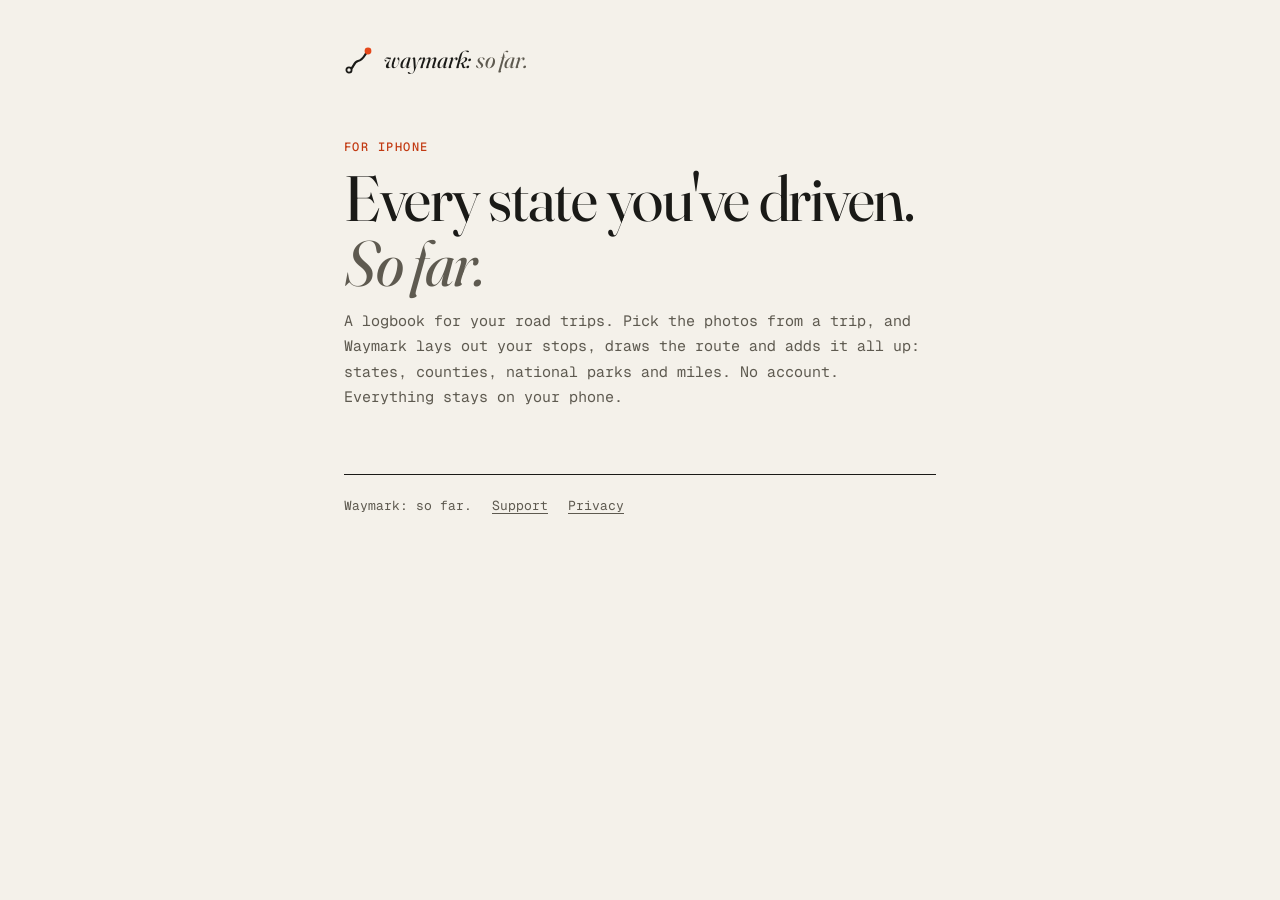
<file: index.html>
<!DOCTYPE html>
<html lang="en">
<head>
  <meta charset="utf-8">
  <meta name="viewport" content="width=device-width, initial-scale=1">
  <title>Waymark: so far.</title>
  <meta name="description" content="A logbook for your road trips. Every state, county, national park and mile you've driven, mapped from your photos.">
  <link rel="preconnect" href="https://fonts.googleapis.com">
  <link rel="preconnect" href="https://fonts.gstatic.com" crossorigin>
  <link rel="stylesheet" href="https://fonts.googleapis.com/css2?family=Fraunces:ital,opsz,wght@0,9..144,400;1,9..144,400&family=Geist+Mono:wght@400;500&display=swap">
  <link rel="stylesheet" href="style.css">
</head>
<body>
<main>
  <a class="mark" href="./">
    <svg viewBox="0 0 30 30" aria-hidden="true"><path d="M5 25 C 10 24, 9 17, 14 16 S 20 11, 23 7" fill="none" stroke="#1A1A17" stroke-width="2.2" stroke-linecap="round"/><circle cx="5" cy="25" r="2.6" fill="#F4F1EA" stroke="#1A1A17" stroke-width="1.8"/><circle cx="24" cy="6" r="3.4" fill="#E5481B"/></svg>
    <span>waymark: <em>so far.</em></span>
  </a>

  <p class="kicker">For iPhone</p>
  <h1>Every state you've driven. <em style="color: var(--muted)">So far.</em></h1>
  <p class="lede">A logbook for your road trips. Pick the photos from a trip, and Waymark lays out your stops, draws the route and adds it all up: states, counties, national parks and miles. No account. Everything stays on your phone.</p>

  <footer>
    <span>Waymark: so far.</span>
    <a href="support/">Support</a>
    <a href="privacy/">Privacy</a>
  </footer>
</main>
</body>
</html>
</file>
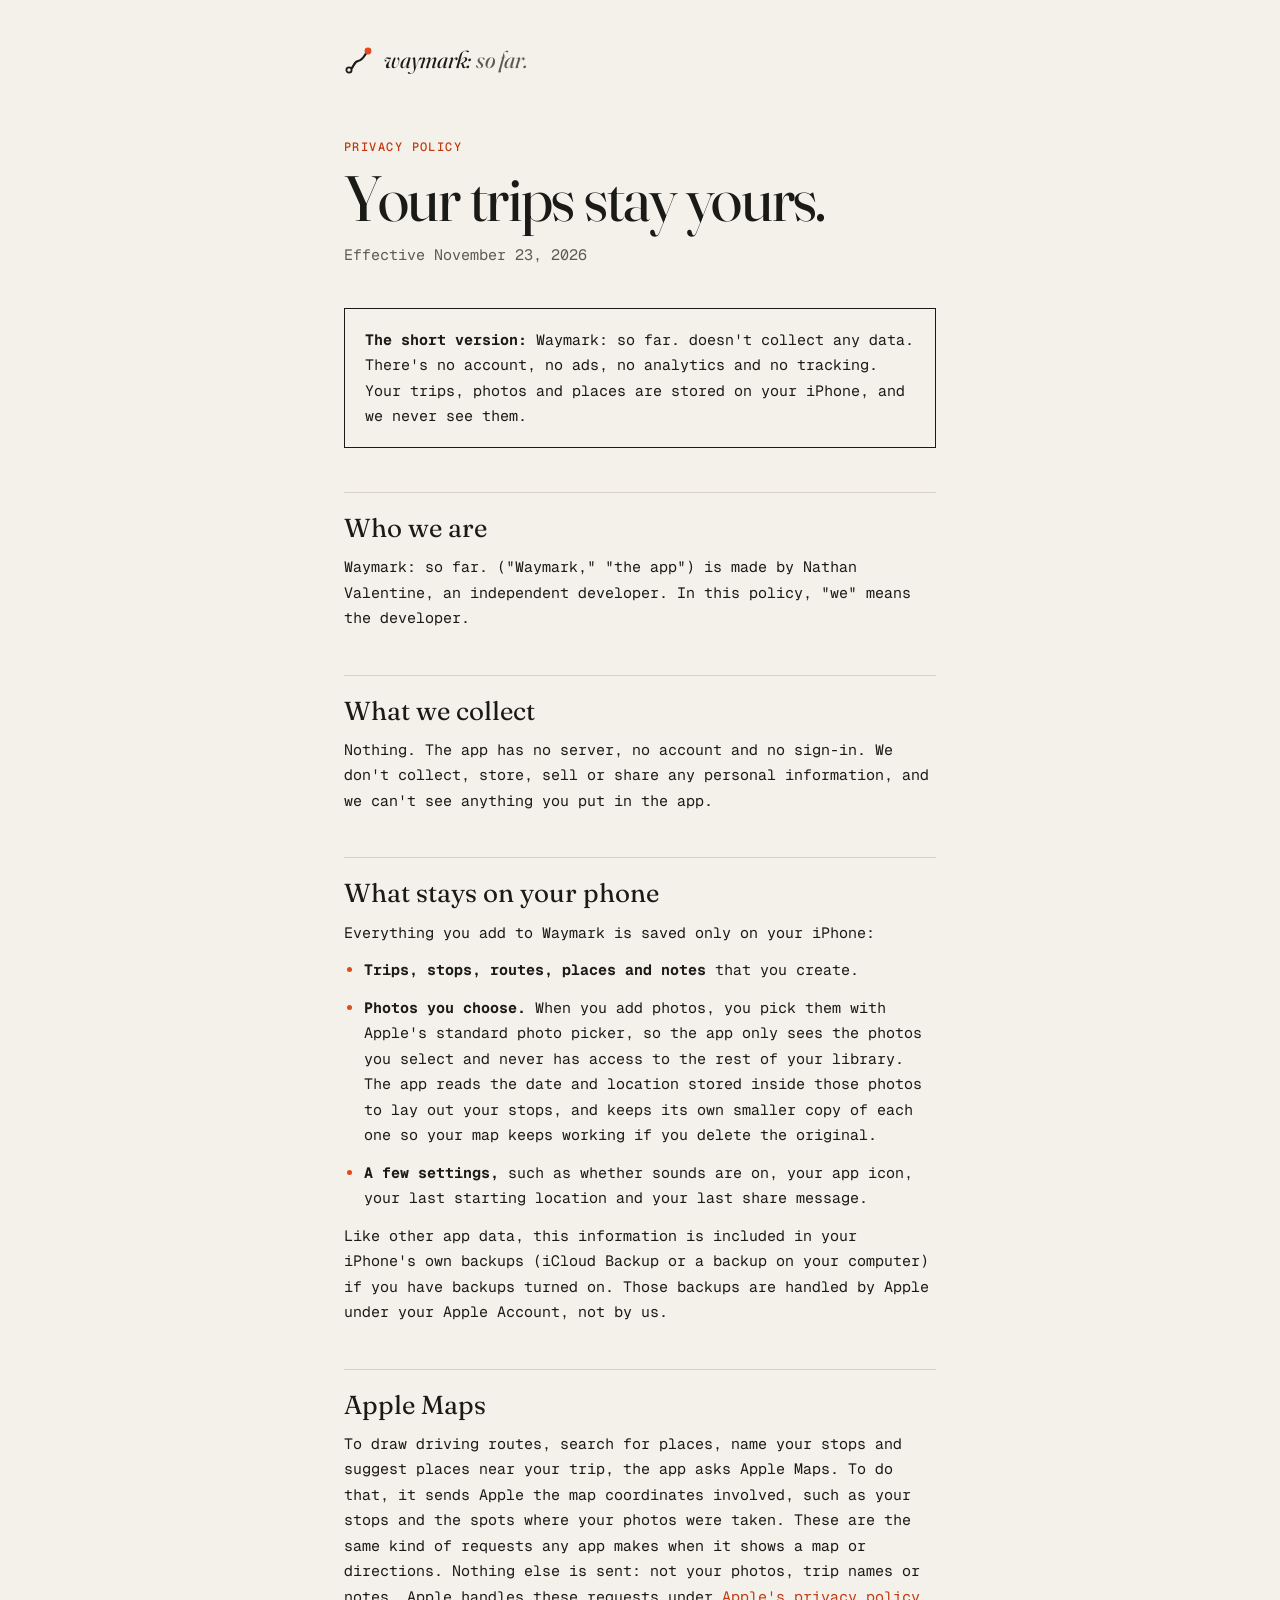
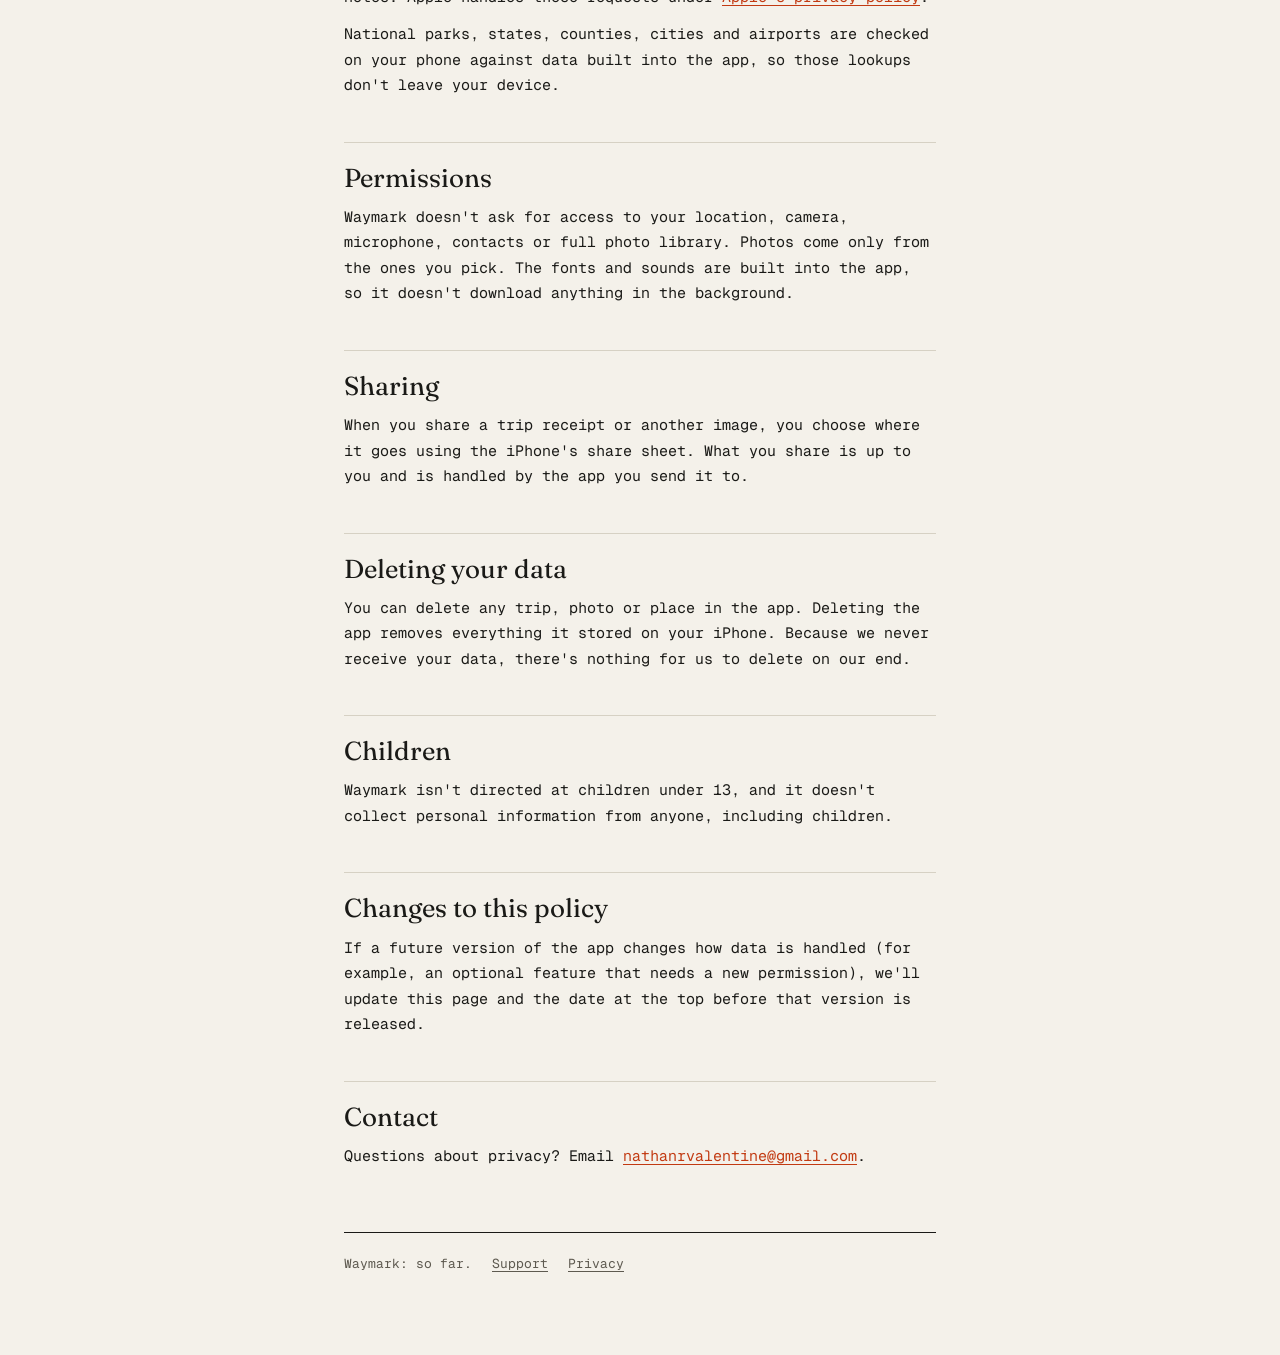
<file: privacy.html>
<!DOCTYPE html>
<html lang="en">
<head>
  <meta charset="utf-8">
  <meta name="viewport" content="width=device-width, initial-scale=1">
  <title>Privacy policy · Waymark: so far.</title>
  <meta name="description" content="Waymark: so far. doesn't collect any data. Your trips and photos stay on your phone.">
  <link rel="preconnect" href="https://fonts.googleapis.com">
  <link rel="preconnect" href="https://fonts.gstatic.com" crossorigin>
  <link rel="stylesheet" href="https://fonts.googleapis.com/css2?family=Fraunces:ital,opsz,wght@0,9..144,400;1,9..144,400&family=Geist+Mono:wght@400;500&display=swap">
  <link rel="stylesheet" href="style.css">
</head>
<body>
<main>
  <a class="mark" href="./">
    <svg viewBox="0 0 30 30" aria-hidden="true"><path d="M5 25 C 10 24, 9 17, 14 16 S 20 11, 23 7" fill="none" stroke="#1A1A17" stroke-width="2.2" stroke-linecap="round"/><circle cx="5" cy="25" r="2.6" fill="#F4F1EA" stroke="#1A1A17" stroke-width="1.8"/><circle cx="24" cy="6" r="3.4" fill="#E5481B"/></svg>
    <span>waymark: <em>so far.</em></span>
  </a>

  <p class="kicker">Privacy policy</p>
  <h1>Your trips stay yours.</h1>
  <p class="lede">Effective November 23, 2026</p>

  <div class="short">
    <p><strong>The short version:</strong> Waymark: so far. doesn't collect any data. There's no account, no ads, no analytics and no tracking. Your trips, photos and places are stored on your iPhone, and we never see them.</p>
  </div>

  <h2>Who we are</h2>
  <p>Waymark: so far. ("Waymark," "the app") is made by Nathan Valentine, an independent developer. In this policy, "we" means the developer.</p>

  <h2>What we collect</h2>
  <p>Nothing. The app has no server, no account and no sign-in. We don't collect, store, sell or share any personal information, and we can't see anything you put in the app.</p>

  <h2>What stays on your phone</h2>
  <p>Everything you add to Waymark is saved only on your iPhone:</p>
  <ul>
    <li><strong>Trips, stops, routes, places and notes</strong> that you create.</li>
    <li><strong>Photos you choose.</strong> When you add photos, you pick them with Apple's standard photo picker, so the app only sees the photos you select and never has access to the rest of your library. The app reads the date and location stored inside those photos to lay out your stops, and keeps its own smaller copy of each one so your map keeps working if you delete the original.</li>
    <li><strong>A few settings,</strong> such as whether sounds are on, your app icon, your last starting location and your last share message.</li>
  </ul>
  <p>Like other app data, this information is included in your iPhone's own backups (iCloud Backup or a backup on your computer) if you have backups turned on. Those backups are handled by Apple under your Apple Account, not by us.</p>

  <h2>Apple Maps</h2>
  <p>To draw driving routes, search for places, name your stops and suggest places near your trip, the app asks Apple Maps. To do that, it sends Apple the map coordinates involved, such as your stops and the spots where your photos were taken. These are the same kind of requests any app makes when it shows a map or directions. Nothing else is sent: not your photos, trip names or notes. Apple handles these requests under <a href="https://www.apple.com/legal/privacy/">Apple's privacy policy</a>.</p>
  <p>National parks, states, counties, cities and airports are checked on your phone against data built into the app, so those lookups don't leave your device.</p>

  <h2>Permissions</h2>
  <p>Waymark doesn't ask for access to your location, camera, microphone, contacts or full photo library. Photos come only from the ones you pick. The fonts and sounds are built into the app, so it doesn't download anything in the background.</p>

  <h2>Sharing</h2>
  <p>When you share a trip receipt or another image, you choose where it goes using the iPhone's share sheet. What you share is up to you and is handled by the app you send it to.</p>

  <h2>Deleting your data</h2>
  <p>You can delete any trip, photo or place in the app. Deleting the app removes everything it stored on your iPhone. Because we never receive your data, there's nothing for us to delete on our end.</p>

  <h2>Children</h2>
  <p>Waymark isn't directed at children under 13, and it doesn't collect personal information from anyone, including children.</p>

  <h2>Changes to this policy</h2>
  <p>If a future version of the app changes how data is handled (for example, an optional feature that needs a new permission), we'll update this page and the date at the top before that version is released.</p>

  <h2>Contact</h2>
  <p>Questions about privacy? Email <a href="mailto:nathanrvalentine@gmail.com">nathanrvalentine@gmail.com</a>.</p>

  <footer>
    <span>Waymark: so far.</span>
    <a href="support.html">Support</a>
    <a href="privacy.html">Privacy</a>
  </footer>
</main>
</body>
</html>
</file>
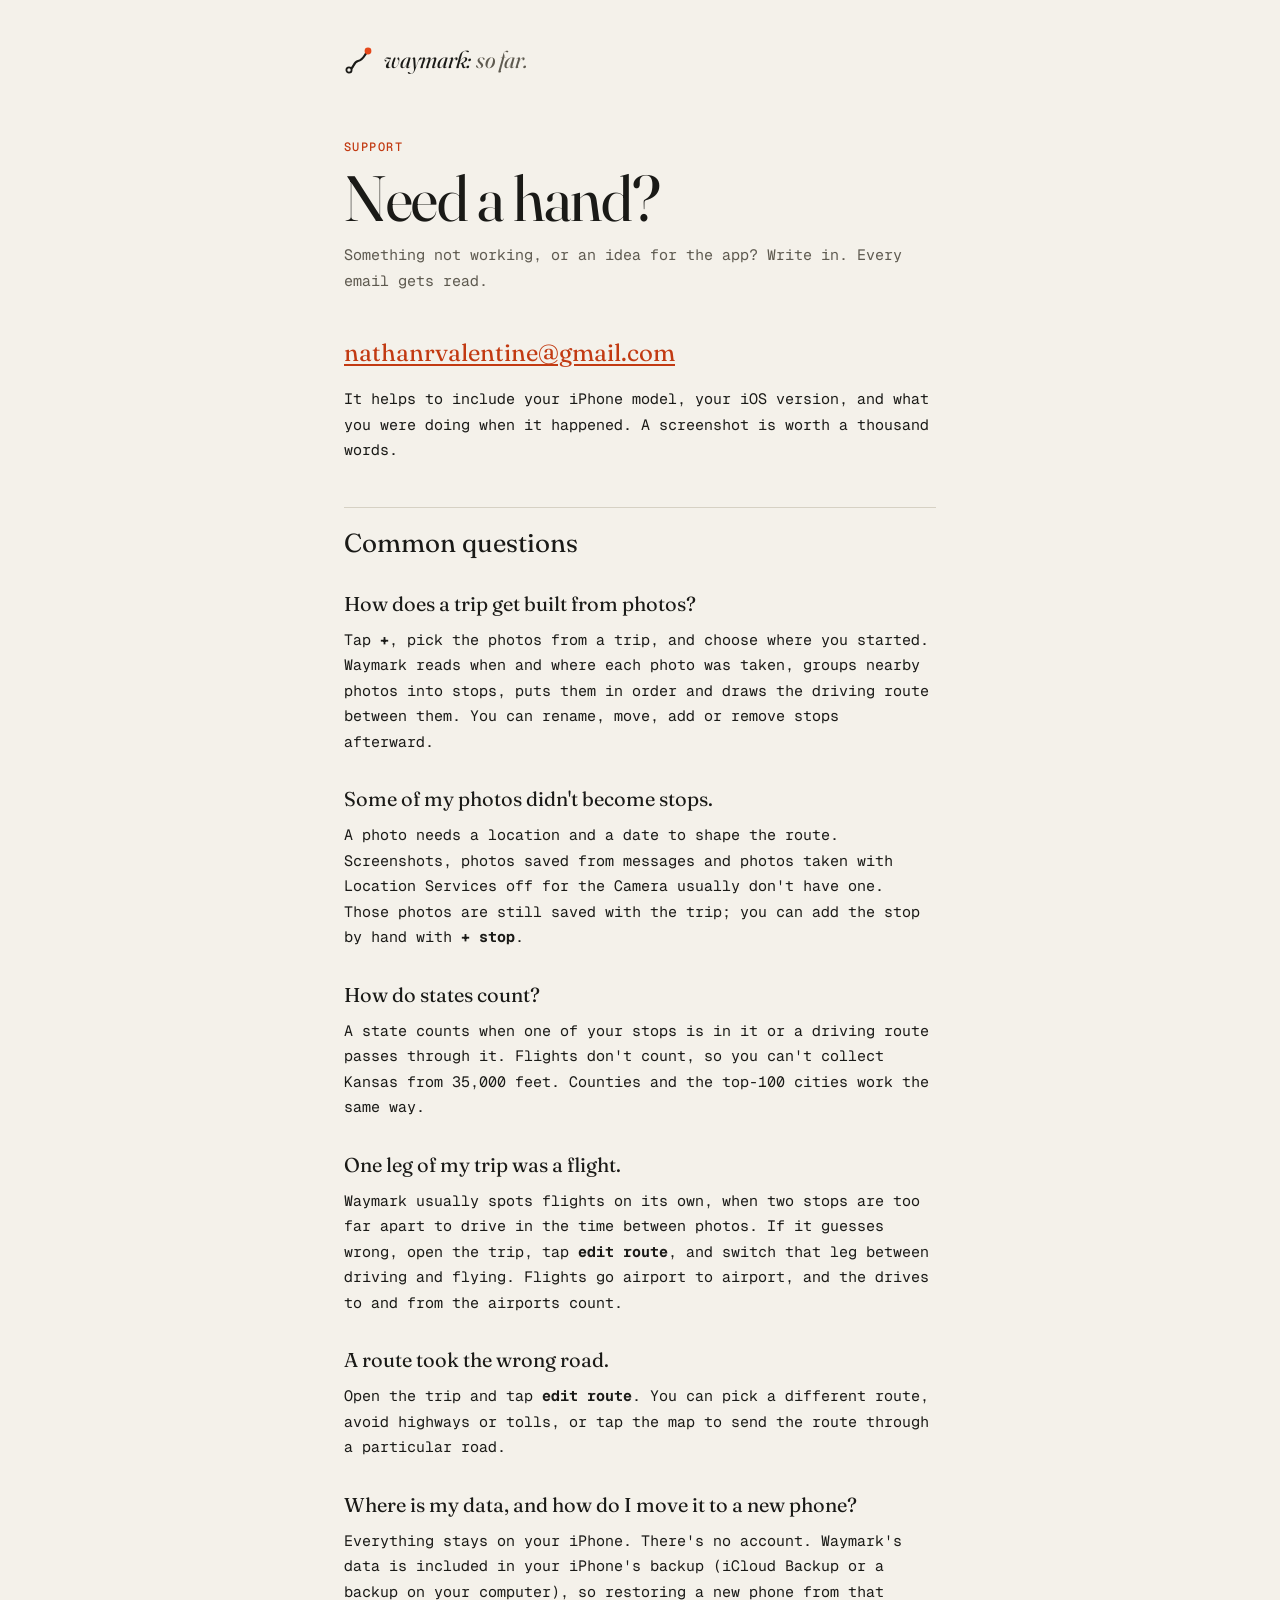
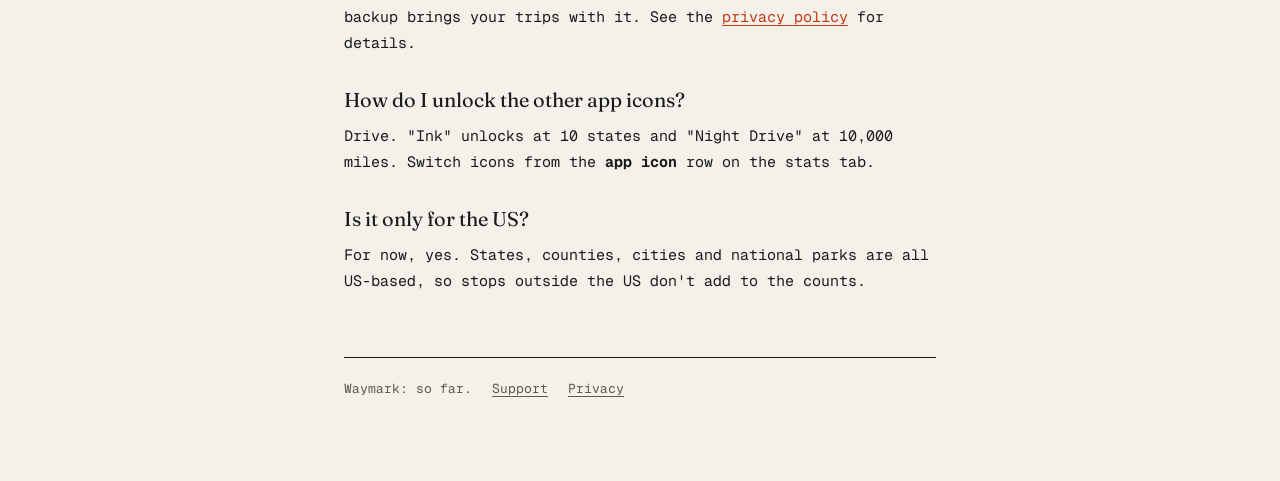
<file: support.html>
<!DOCTYPE html>
<html lang="en">
<head>
  <meta charset="utf-8">
  <meta name="viewport" content="width=device-width, initial-scale=1">
  <title>Support · Waymark: so far.</title>
  <meta name="description" content="Help with Waymark: so far., the road trip logbook for iPhone.">
  <link rel="preconnect" href="https://fonts.googleapis.com">
  <link rel="preconnect" href="https://fonts.gstatic.com" crossorigin>
  <link rel="stylesheet" href="https://fonts.googleapis.com/css2?family=Fraunces:ital,opsz,wght@0,9..144,400;1,9..144,400&family=Geist+Mono:wght@400;500&display=swap">
  <link rel="stylesheet" href="style.css">
</head>
<body>
<main>
  <a class="mark" href="./">
    <svg viewBox="0 0 30 30" aria-hidden="true"><path d="M5 25 C 10 24, 9 17, 14 16 S 20 11, 23 7" fill="none" stroke="#1A1A17" stroke-width="2.2" stroke-linecap="round"/><circle cx="5" cy="25" r="2.6" fill="#F4F1EA" stroke="#1A1A17" stroke-width="1.8"/><circle cx="24" cy="6" r="3.4" fill="#E5481B"/></svg>
    <span>waymark: <em>so far.</em></span>
  </a>

  <p class="kicker">Support</p>
  <h1>Need a hand?</h1>
  <p class="lede">Something not working, or an idea for the app? Write in. Every email gets read.</p>

  <p class="contact"><a href="mailto:nathanrvalentine@gmail.com?subject=Waymark%20support">nathanrvalentine@gmail.com</a></p>
  <p>It helps to include your iPhone model, your iOS version, and what you were doing when it happened. A screenshot is worth a thousand words.</p>

  <h2>Common questions</h2>

  <h3>How does a trip get built from photos?</h3>
  <p>Tap <strong>+</strong>, pick the photos from a trip, and choose where you started. Waymark reads when and where each photo was taken, groups nearby photos into stops, puts them in order and draws the driving route between them. You can rename, move, add or remove stops afterward.</p>

  <h3>Some of my photos didn't become stops.</h3>
  <p>A photo needs a location and a date to shape the route. Screenshots, photos saved from messages and photos taken with Location Services off for the Camera usually don't have one. Those photos are still saved with the trip; you can add the stop by hand with <strong>+ stop</strong>.</p>

  <h3>How do states count?</h3>
  <p>A state counts when one of your stops is in it or a driving route passes through it. Flights don't count, so you can't collect Kansas from 35,000 feet. Counties and the top-100 cities work the same way.</p>

  <h3>One leg of my trip was a flight.</h3>
  <p>Waymark usually spots flights on its own, when two stops are too far apart to drive in the time between photos. If it guesses wrong, open the trip, tap <strong>edit route</strong>, and switch that leg between driving and flying. Flights go airport to airport, and the drives to and from the airports count.</p>

  <h3>A route took the wrong road.</h3>
  <p>Open the trip and tap <strong>edit route</strong>. You can pick a different route, avoid highways or tolls, or tap the map to send the route through a particular road.</p>

  <h3>Where is my data, and how do I move it to a new phone?</h3>
  <p>Everything stays on your iPhone. There's no account. Waymark's data is included in your iPhone's backup (iCloud Backup or a backup on your computer), so restoring a new phone from that backup brings your trips with it. See the <a href="privacy.html">privacy policy</a> for details.</p>

  <h3>How do I unlock the other app icons?</h3>
  <p>Drive. "Ink" unlocks at 10 states and "Night Drive" at 10,000 miles. Switch icons from the <strong>app icon</strong> row on the stats tab.</p>

  <h3>Is it only for the US?</h3>
  <p>For now, yes. States, counties, cities and national parks are all US-based, so stops outside the US don't add to the counts.</p>

  <footer>
    <span>Waymark: so far.</span>
    <a href="support.html">Support</a>
    <a href="privacy.html">Privacy</a>
  </footer>
</main>
</body>
</html>
</file>
<file: style.css>
:root {
  --paper: #F4F1EA;
  --ink: #1A1A17;
  --muted: #5E5A50;
  --hair: #D6D1C4;
  --signal: #E5481B;
  --signal-text: #C23A12;
  --serif: "Fraunces", Georgia, "Times New Roman", serif;
  --mono: "Geist Mono", ui-monospace, "SF Mono", Menlo, monospace;
}

* { box-sizing: border-box; }

html { background: var(--paper); }

body {
  margin: 0;
  color: var(--ink);
  background: var(--paper);
  font-family: var(--mono);
  font-size: 15px;
  line-height: 1.7;
  -webkit-text-size-adjust: 100%;
}

main {
  max-width: 640px;
  margin: 0 auto;
  padding: 40px 24px 80px;
}

a { color: var(--signal-text); text-underline-offset: 3px; }
a:hover { color: var(--ink); }

.mark {
  display: flex;
  align-items: center;
  gap: 10px;
  text-decoration: none;
  color: var(--ink);
  margin-bottom: 56px;
}
.mark svg { width: 30px; height: 30px; flex: none; }
.mark span { font-variation-settings: "opsz" 144; font-family: var(--serif); font-style: italic; font-size: 24px; letter-spacing: -0.01em; }
.mark span em { color: var(--muted); }

.kicker {
  font-size: 12px;
  font-weight: 500;
  letter-spacing: 0.12em;
  text-transform: uppercase;
  color: var(--signal-text);
  margin: 0 0 8px;
}

h1 {
  font-variation-settings: "opsz" 144;
  font-family: var(--serif);
  font-weight: 400;
  font-size: clamp(44px, 11vw, 64px);
  line-height: 1.02;
  letter-spacing: -0.02em;
  margin: 0 0 12px;
}

.lede { color: var(--muted); margin: 0 0 40px; }

h2 {
  font-family: var(--serif);
  font-weight: 400;
  font-size: 26px;
  line-height: 1.2;
  margin: 44px 0 10px;
  padding-top: 20px;
  border-top: 1px solid var(--hair);
}

h3 {
  font-family: var(--serif);
  font-weight: 400;
  font-size: 20px;
  margin: 28px 0 6px;
}

p, li { margin: 0 0 12px; }
ul { padding-left: 20px; margin: 0 0 12px; }
li::marker { color: var(--signal); }

.short {
  border: 1px solid var(--ink);
  padding: 18px 20px;
  margin: 0 0 8px;
}
.short p:last-child { margin-bottom: 0; }

.contact {
  font-family: var(--serif);
  font-size: 24px;
}

footer {
  margin-top: 64px;
  padding-top: 20px;
  border-top: 1px solid var(--ink);
  color: var(--muted);
  font-size: 13px;
  display: flex;
  flex-wrap: wrap;
  gap: 8px 20px;
}
footer a { color: var(--muted); }
</file>
